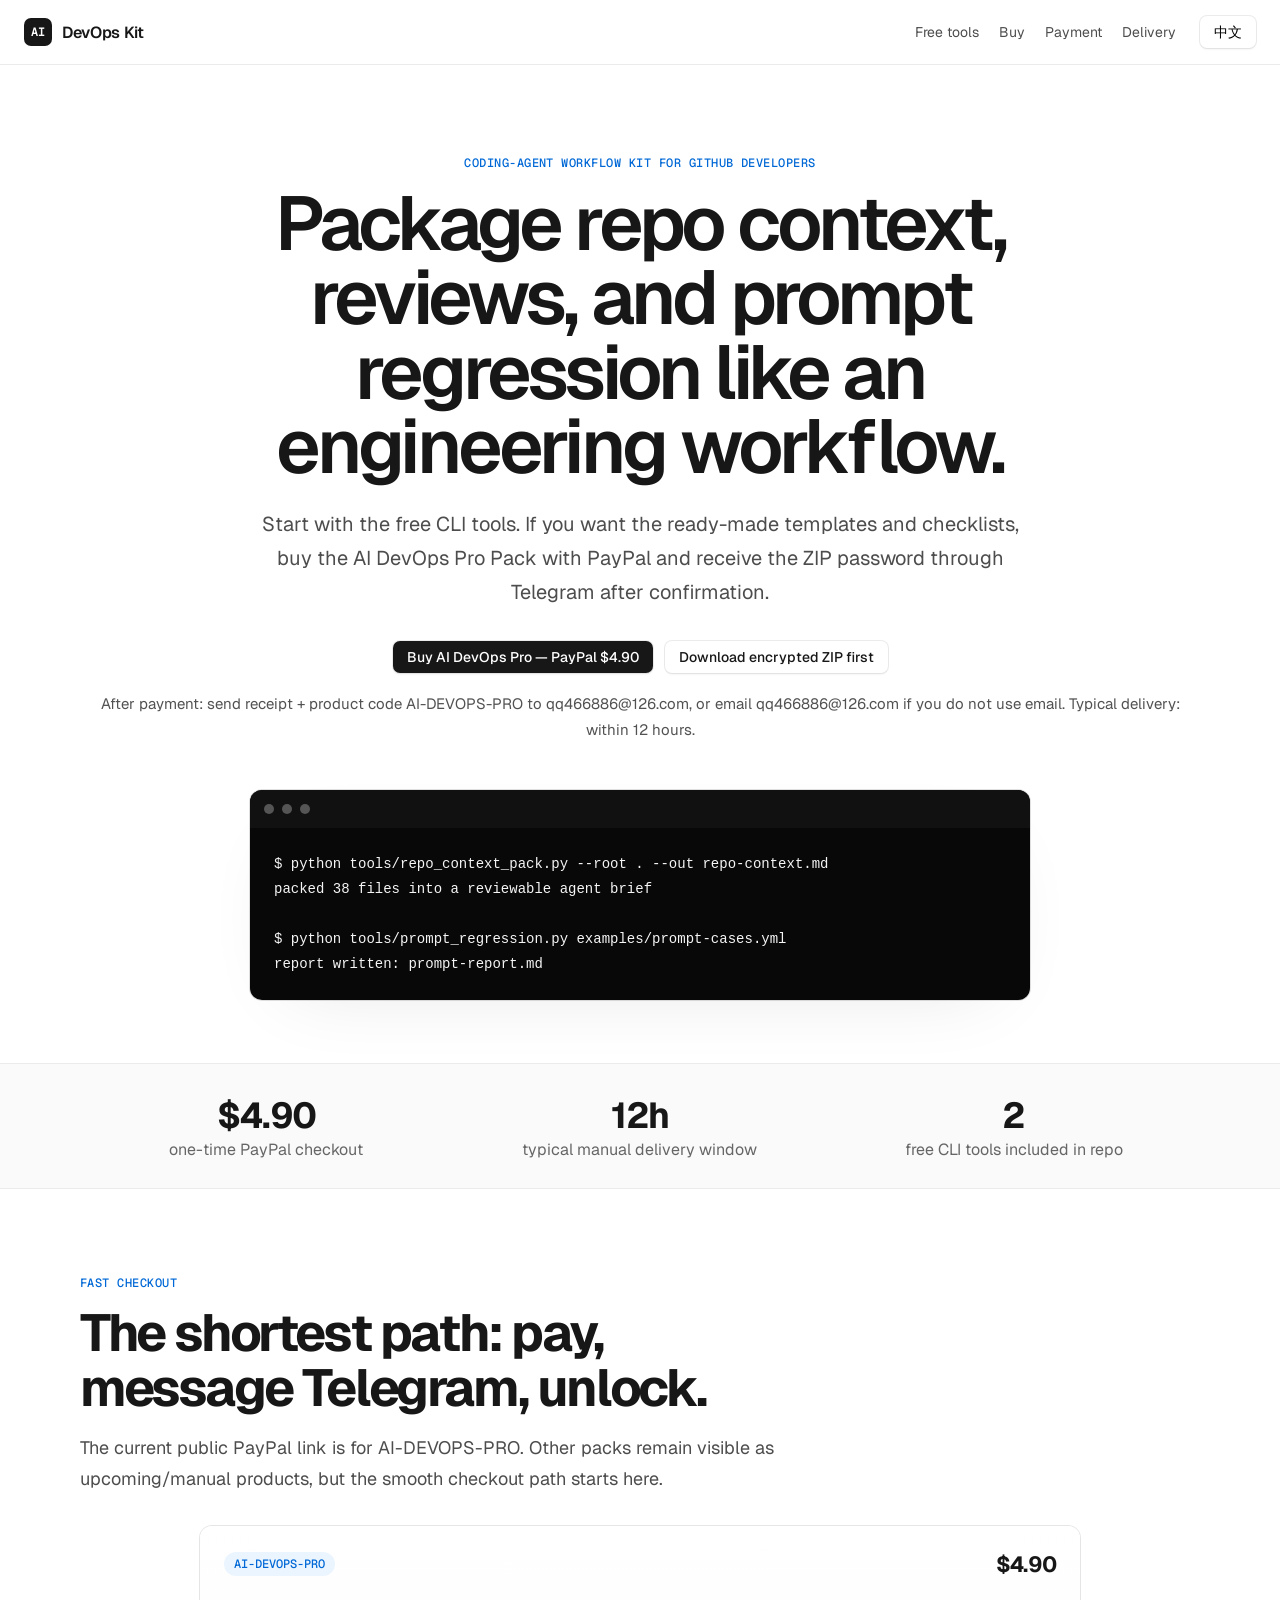
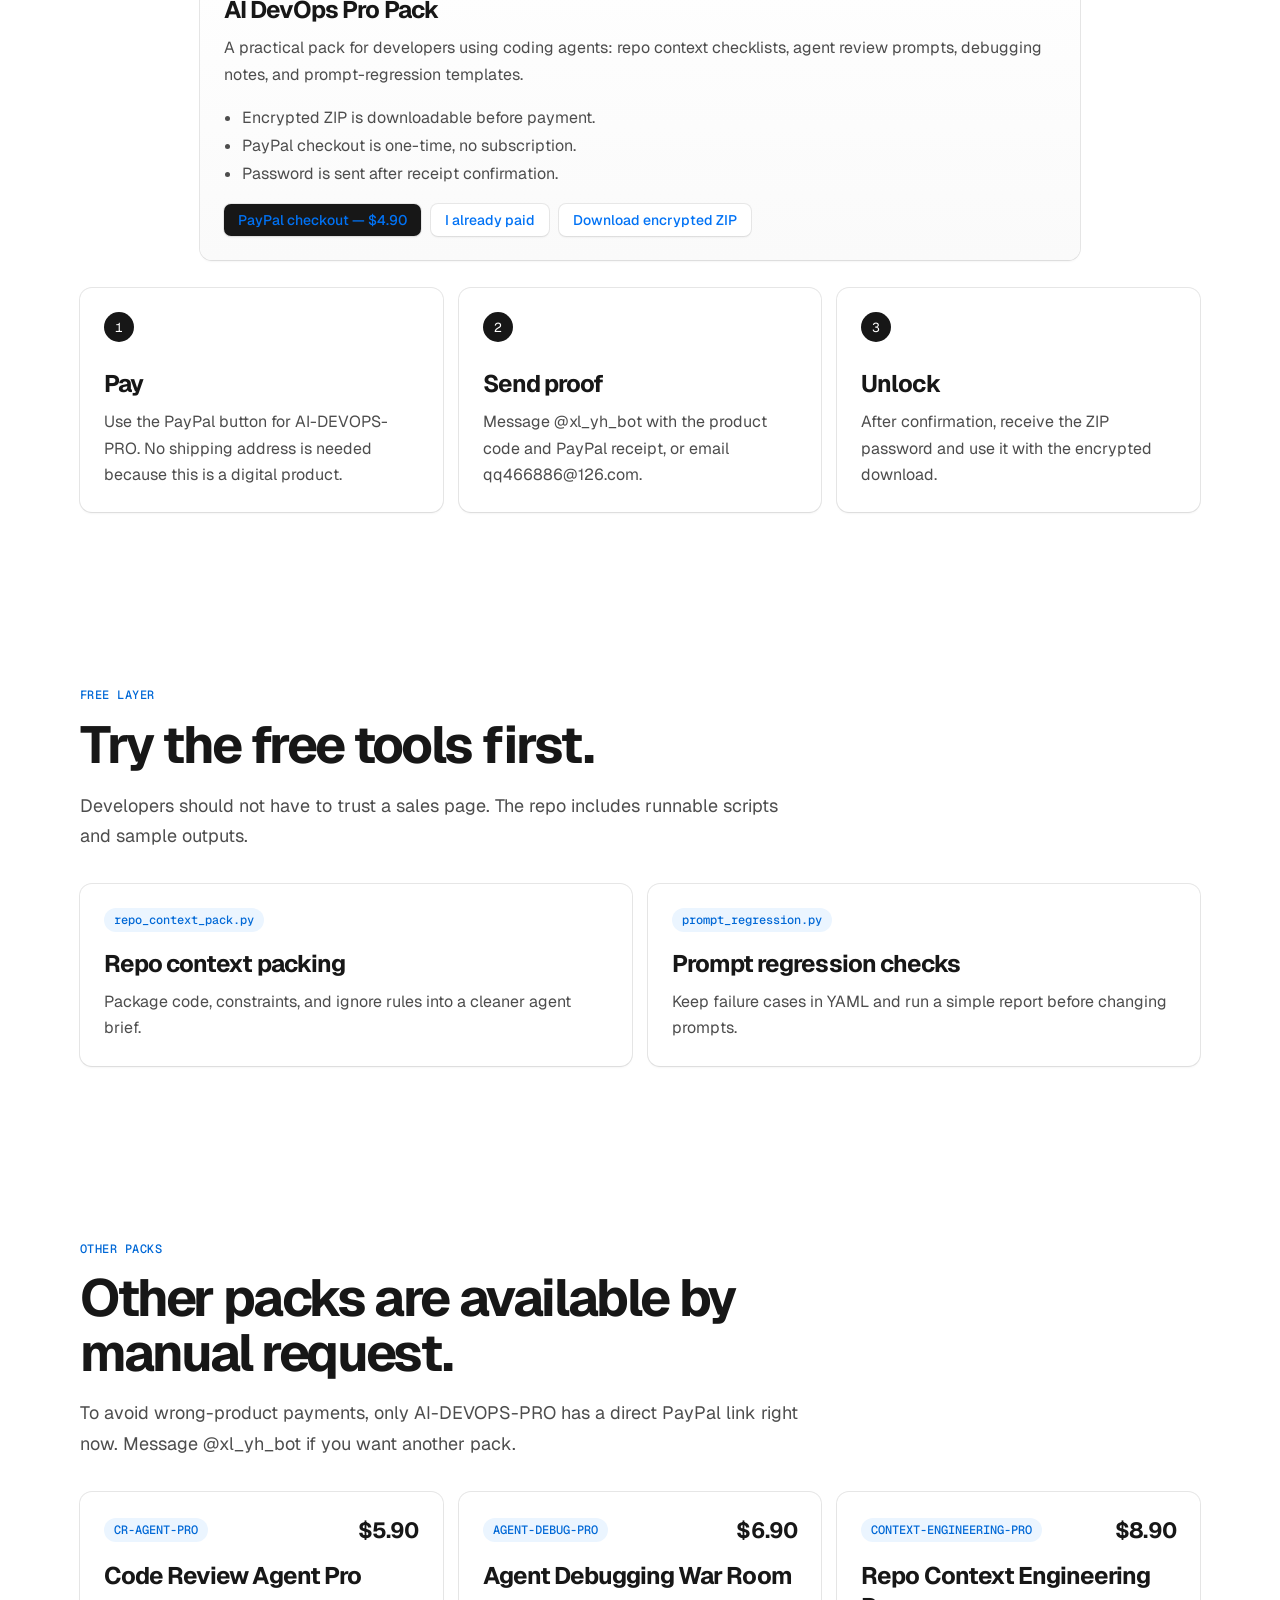
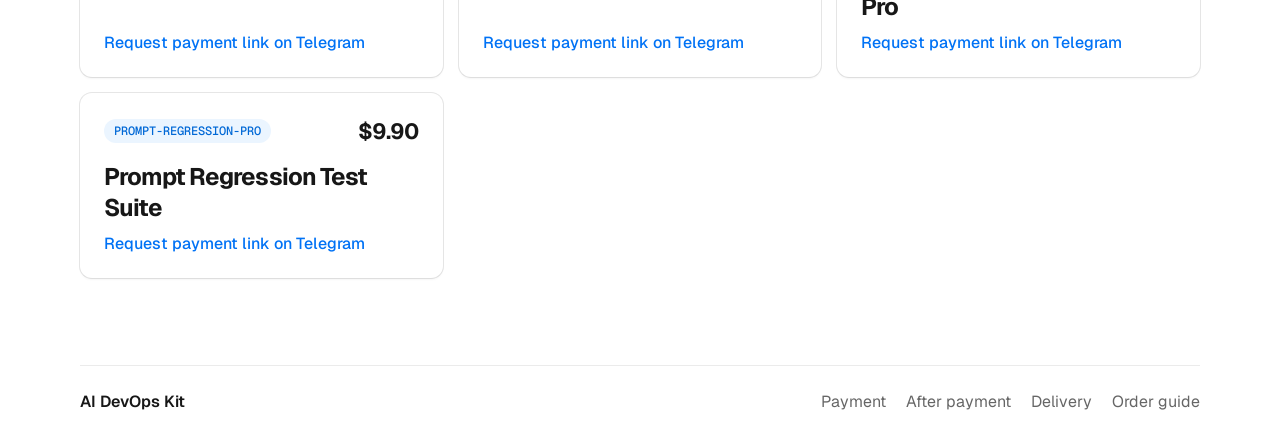
<file: index.html>
<!doctype html>
<html lang="en">
<head>
  <meta charset="utf-8" />
  <meta name="viewport" content="width=device-width, initial-scale=1" />
  <title>AI DevOps Kit | Coding agent workflow packs</title>
  <meta name="description" content="Free coding-agent tools and a paid AI DevOps Pro Pack with PayPal checkout and manual delivery." />
  <link rel="preconnect" href="https://fonts.googleapis.com">
  <link rel="preconnect" href="https://fonts.gstatic.com" crossorigin>
  <link href="https://fonts.googleapis.com/css2?family=Geist:wght@300;400;500;600&family=Geist+Mono:wght@400;500&display=swap" rel="stylesheet">
  <link rel="stylesheet" href="style.css" />
</head>
<body>
  <header class="topbar">
    <a class="brand" href="#top" aria-label="AI DevOps Kit home"><span class="mark">AI</span><span>DevOps Kit</span></a>
    <nav class="nav">
      <a href="#free" data-i18n="nav_free">Free tools</a>
      <a href="#buy" data-i18n="nav_buy">Buy</a>
      <a href="payment.html" data-i18n="nav_payment">Payment</a>
      <a href="contact.html" data-i18n="nav_delivery">Delivery</a>
    </nav>
    <button class="lang-toggle" id="langToggle" type="button" aria-label="Switch language">中文</button>
  </header>

  <main id="top">
    <section class="hero wrap">
      <p class="eyebrow" data-i18n="eyebrow">Coding-agent workflow kit for GitHub developers</p>
      <h1 data-i18n="hero_title">Package repo context, reviews, and prompt regression like an engineering workflow.</h1>
      <p class="hero-copy" data-i18n="hero_copy">Start with the free CLI tools. If you want the ready-made templates and checklists, buy the AI DevOps Pro Pack with PayPal and receive the ZIP password through Telegram after confirmation.</p>
      <div class="hero-actions">
        <a class="button primary" href="https://www.paypal.com/ncp/payment/QXZK7CPVEXCHL" data-i18n="cta_pay">Buy AI DevOps Pro — PayPal $4.90</a>
        <a class="button ghost" href="downloads/AI-DEVOPS-PRO_paid_encrypted.zip" data-i18n="cta_zip">Download encrypted ZIP first</a>
      </div>
      <p class="microcopy" data-i18n="hero_micro">After payment: send receipt + product code <code>AI-DEVOPS-PRO</code> to <a href="https://t.me/xl_yh_bot">@xl_yh_bot</a>. No Telegram? Email <a href="mailto:qq466886@126.com">qq466886@126.com</a>. Typical delivery: within 12 hours.</p>
      <div class="terminal-card" aria-label="example terminal">
        <div class="terminal-head"><span></span><span></span><span></span></div>
        <pre><code>$ python tools/repo_context_pack.py --root . --out repo-context.md
packed 38 files into a reviewable agent brief

$ python tools/prompt_regression.py examples/prompt-cases.yml
report written: prompt-report.md</code></pre>
      </div>
    </section>

    <section class="strip">
      <div class="wrap stats">
        <div><strong>$4.90</strong><span data-i18n="stat_price">one-time PayPal checkout</span></div>
        <div><strong>12h</strong><span data-i18n="stat_delivery">typical manual delivery window</span></div>
        <div><strong>2</strong><span data-i18n="stat_tools">free CLI tools included in repo</span></div>
      </div>
    </section>

    <section id="buy" class="wrap section">
      <div class="section-head">
        <p class="eyebrow" data-i18n="buy_label">fast checkout</p>
        <h2 data-i18n="buy_title">The shortest path: pay, message Telegram, unlock.</h2>
        <p data-i18n="buy_copy">The current public PayPal link is for AI-DEVOPS-PRO. Other packs remain visible as upcoming/manual products, but the smooth checkout path starts here.</p>
      </div>

      <article class="product-card featured checkout-card">
        <div class="product-top"><span class="pill">AI-DEVOPS-PRO</span><strong>$4.90</strong></div>
        <h3>AI DevOps Pro Pack</h3>
        <p data-i18n="p1">A practical pack for developers using coding agents: repo context checklists, agent review prompts, debugging notes, and prompt-regression templates.</p>
        <ul class="clean-list">
          <li data-i18n="includes1">Encrypted ZIP is downloadable before payment.</li>
          <li data-i18n="includes2">PayPal checkout is one-time, no subscription.</li>
          <li data-i18n="includes3">Password is sent after receipt confirmation.</li>
        </ul>
        <div class="product-actions">
          <a class="button primary" href="https://www.paypal.com/ncp/payment/QXZK7CPVEXCHL" data-i18n="buy_paypal">PayPal checkout — $4.90</a>
          <a class="button ghost" href="payment-success.html" data-i18n="after_pay">I already paid</a>
          <a class="button ghost" href="downloads/AI-DEVOPS-PRO_paid_encrypted.zip" data-i18n="download_zip">Download encrypted ZIP</a>
        </div>
      </article>

      <div class="grid three step-grid" aria-label="checkout steps">
        <article class="card"><span class="step">1</span><h3 data-i18n="step1_title">Pay</h3><p data-i18n="step1_copy">Use the PayPal button for AI-DEVOPS-PRO. No shipping address is needed because this is a digital product.</p></article>
        <article class="card"><span class="step">2</span><h3 data-i18n="step2_title">Send proof</h3><p data-i18n="step2_copy">Message @xl_yh_bot with the product code and PayPal receipt, or email qq466886@126.com.</p></article>
        <article class="card"><span class="step">3</span><h3 data-i18n="step3_title">Unlock</h3><p data-i18n="step3_copy">After confirmation, receive the ZIP password and use it with the encrypted download.</p></article>
      </div>
    </section>

    <section id="free" class="wrap section">
      <div class="section-head">
        <p class="eyebrow" data-i18n="free_label">free layer</p>
        <h2 data-i18n="free_title">Try the free tools first.</h2>
        <p data-i18n="free_copy">Developers should not have to trust a sales page. The repo includes runnable scripts and sample outputs.</p>
      </div>
      <div class="grid two">
        <article class="card"><span class="pill">repo_context_pack.py</span><h3 data-i18n="free_card1_title">Repo context packing</h3><p data-i18n="free_card1_copy">Package code, constraints, and ignore rules into a cleaner agent brief.</p></article>
        <article class="card"><span class="pill">prompt_regression.py</span><h3 data-i18n="free_card2_title">Prompt regression checks</h3><p data-i18n="free_card2_copy">Keep failure cases in YAML and run a simple report before changing prompts.</p></article>
      </div>
    </section>

    <section class="wrap section">
      <div class="section-head">
        <p class="eyebrow" data-i18n="other_label">other packs</p>
        <h2 data-i18n="other_title">Other packs are available by manual request.</h2>
        <p data-i18n="other_copy">To avoid wrong-product payments, only AI-DEVOPS-PRO has a direct PayPal link right now. Message @xl_yh_bot if you want another pack.</p>
      </div>
      <div class="product-grid small-products">
        <article class="product-card"><div class="product-top"><span class="pill">CR-AGENT-PRO</span><strong>$5.90</strong></div><h3>Code Review Agent Pro</h3><a href="https://t.me/xl_yh_bot">Request payment link on Telegram</a></article>
        <article class="product-card"><div class="product-top"><span class="pill">AGENT-DEBUG-PRO</span><strong>$6.90</strong></div><h3>Agent Debugging War Room</h3><a href="https://t.me/xl_yh_bot">Request payment link on Telegram</a></article>
        <article class="product-card"><div class="product-top"><span class="pill">CONTEXT-ENGINEERING-PRO</span><strong>$8.90</strong></div><h3>Repo Context Engineering Pro</h3><a href="https://t.me/xl_yh_bot">Request payment link on Telegram</a></article>
        <article class="product-card"><div class="product-top"><span class="pill">PROMPT-REGRESSION-PRO</span><strong>$9.90</strong></div><h3>Prompt Regression Test Suite</h3><a href="https://t.me/xl_yh_bot">Request payment link on Telegram</a></article>
      </div>
    </section>
  </main>

  <footer class="footer wrap">
    <span>AI DevOps Kit</span>
    <a href="payment.html" data-i18n="footer_payment">Payment</a>
    <a href="payment-success.html" data-i18n="footer_success">After payment</a>
    <a href="contact.html" data-i18n="footer_contact">Delivery</a>
    <a href="docs/order-guide.md">Order guide</a>
  </footer>

  <script src="script.js"></script>
</body>
</html>
</file>
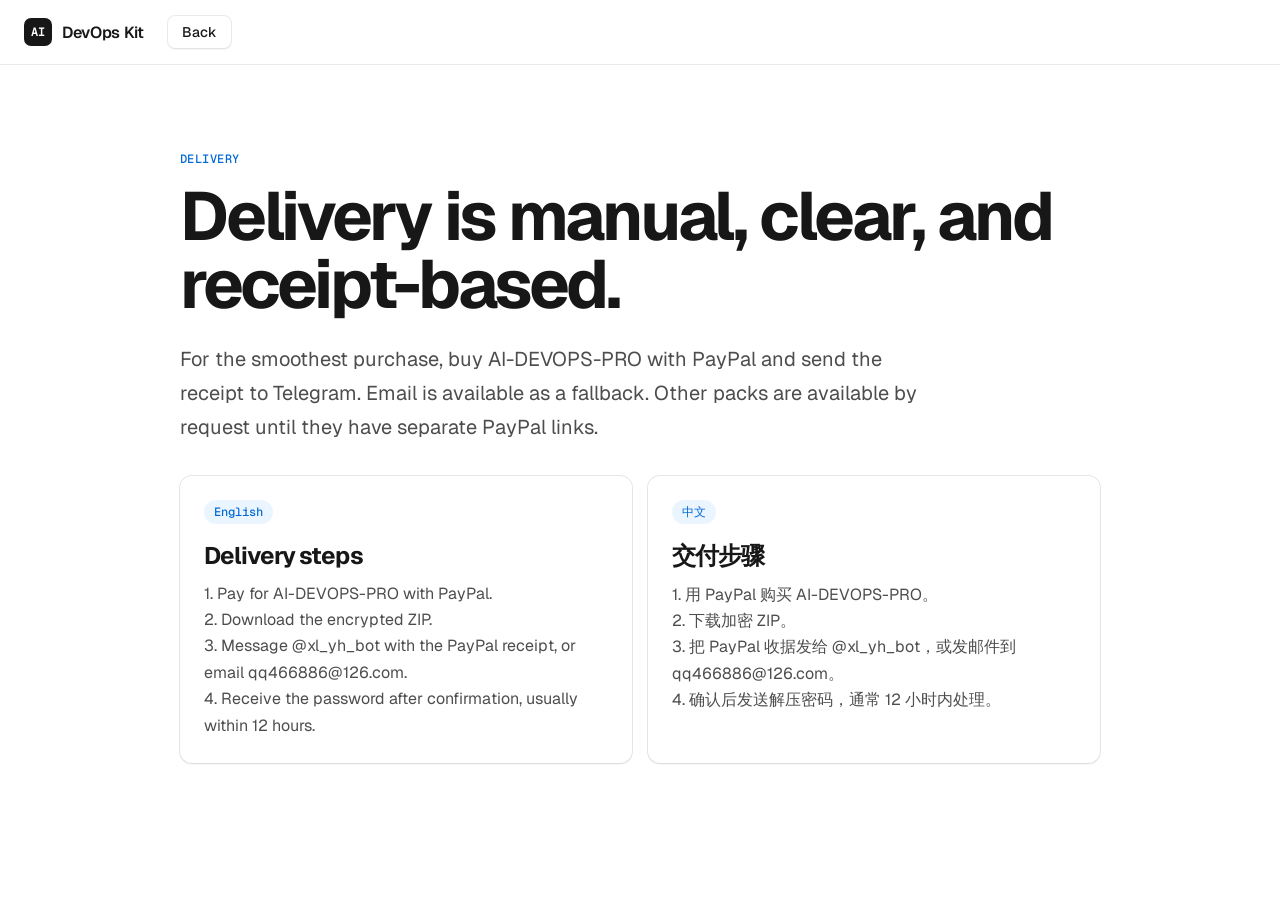
<file: contact.html>
<!doctype html>
<html lang="en">
<head>
  <meta charset="utf-8"><meta name="viewport" content="width=device-width,initial-scale=1">
  <title>Delivery | AI DevOps Kit</title>
  <link href="https://fonts.googleapis.com/css2?family=Geist:wght@300;400;500;600&family=Geist+Mono:wght@400;500&display=swap" rel="stylesheet"><link rel="stylesheet" href="style.css">
</head>
<body>
  <header class="topbar"><a class="brand" href="index.html"><span class="mark">AI</span><span>DevOps Kit</span></a><a class="button ghost" href="index.html">Back</a></header>
  <main class="wrap section narrow">
    <p class="eyebrow">delivery</p>
    <h1 class="page-title">Delivery is manual, clear, and receipt-based.</h1>
    <p class="hero-copy left">For the smoothest purchase, buy AI-DEVOPS-PRO with PayPal and send the receipt to Telegram. Email is available as a fallback. Other packs are available by request until they have separate PayPal links.</p>
    <div class="grid two" style="margin-top:32px">
      <article class="card"><span class="pill">English</span><h3>Delivery steps</h3><p>1. Pay for AI-DEVOPS-PRO with PayPal.<br>2. Download the encrypted ZIP.<br>3. Message <a href="https://t.me/xl_yh_bot">@xl_yh_bot</a> with the PayPal receipt, or email <a href="mailto:qq466886@126.com">qq466886@126.com</a>.<br>4. Receive the password after confirmation, usually within 12 hours.</p></article>
      <article class="card"><span class="pill">中文</span><h3>交付步骤</h3><p>1. 用 PayPal 购买 AI-DEVOPS-PRO。<br>2. 下载加密 ZIP。<br>3. 把 PayPal 收据发给 <a href="https://t.me/xl_yh_bot">@xl_yh_bot</a>，或发邮件到 <a href="mailto:qq466886@126.com">qq466886@126.com</a>。<br>4. 确认后发送解压密码，通常 12 小时内处理。</p></article>
    </div>
  </main>
</body></html>
</file>
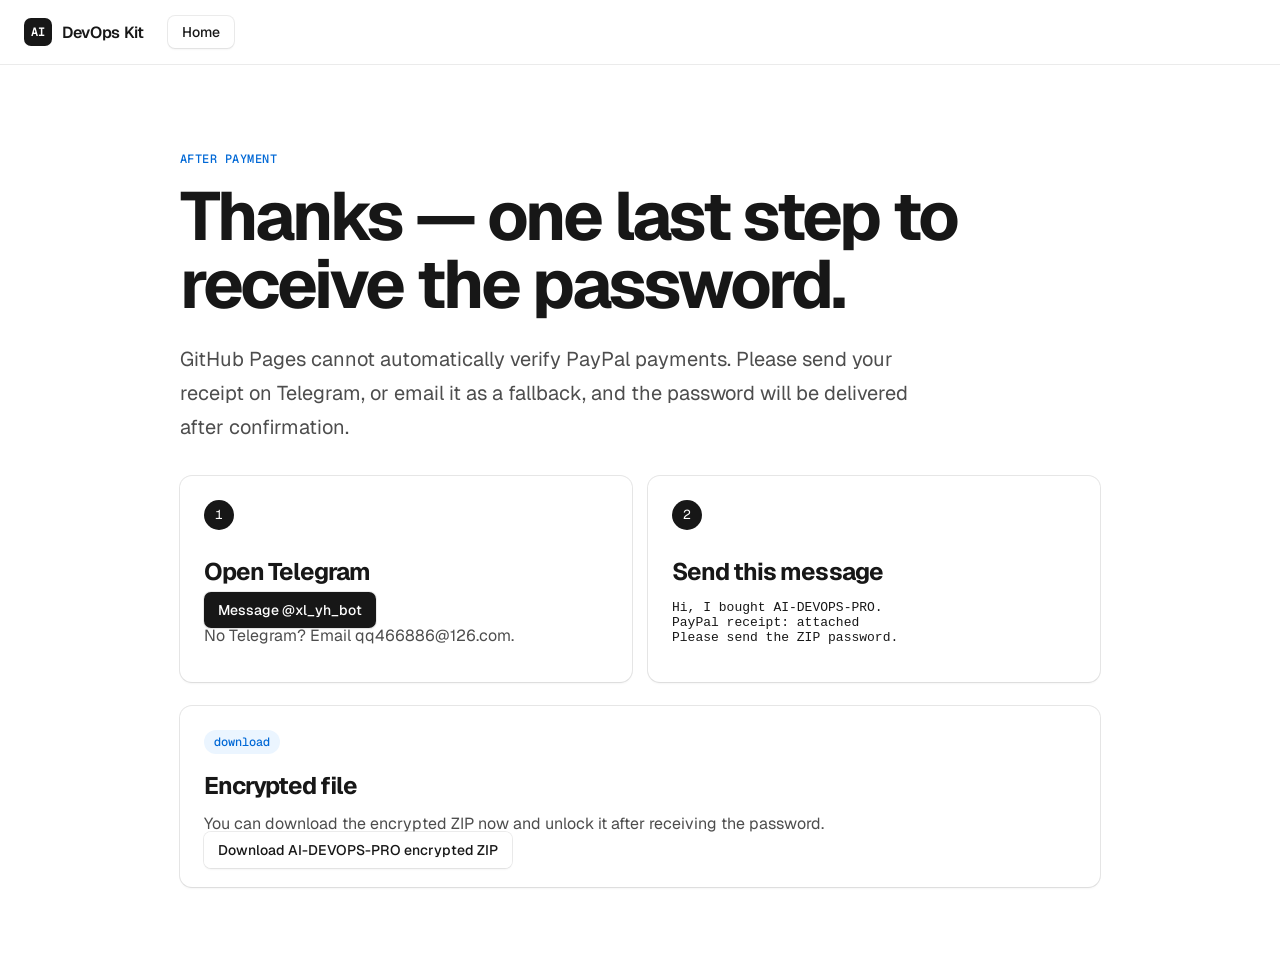
<file: payment-success.html>
<!doctype html>
<html lang="en">
<head>
  <meta charset="utf-8">
  <meta name="viewport" content="width=device-width,initial-scale=1">
  <title>After payment | AI DevOps Kit</title>
  <meta name="description" content="Next steps after PayPal payment for AI DevOps Pro Pack.">
  <link href="https://fonts.googleapis.com/css2?family=Geist:wght@300;400;500;600&family=Geist+Mono:wght@400;500&display=swap" rel="stylesheet">
  <link rel="stylesheet" href="style.css">
</head>
<body>
  <header class="topbar"><a class="brand" href="index.html"><span class="mark">AI</span><span>DevOps Kit</span></a><a class="button ghost" href="index.html">Home</a></header>
  <main class="wrap section narrow">
    <p class="eyebrow">after payment</p>
    <h1 class="page-title">Thanks — one last step to receive the password.</h1>
    <p class="hero-copy left">GitHub Pages cannot automatically verify PayPal payments. Please send your receipt on Telegram, or email it as a fallback, and the password will be delivered after confirmation.</p>
    <div class="grid two" style="margin-top:32px">
      <article class="card success-card">
        <span class="step">1</span>
        <h3>Open Telegram</h3>
        <p><a class="button primary" href="https://t.me/xl_yh_bot">Message @xl_yh_bot</a></p>
        <p>No Telegram? Email <a href="mailto:qq466886@126.com">qq466886@126.com</a>.</p>
      </article>
      <article class="card success-card">
        <span class="step">2</span>
        <h3>Send this message</h3>
        <pre><code>Hi, I bought AI-DEVOPS-PRO.
PayPal receipt: attached
Please send the ZIP password.</code></pre>
      </article>
    </div>
    <article class="card" style="margin-top:24px">
      <span class="pill">download</span>
      <h3>Encrypted file</h3>
      <p>You can download the encrypted ZIP now and unlock it after receiving the password.</p>
      <p><a class="button ghost" href="downloads/AI-DEVOPS-PRO_paid_encrypted.zip">Download AI-DEVOPS-PRO encrypted ZIP</a></p>
    </article>
  </main>
</body>
</html>
</file>
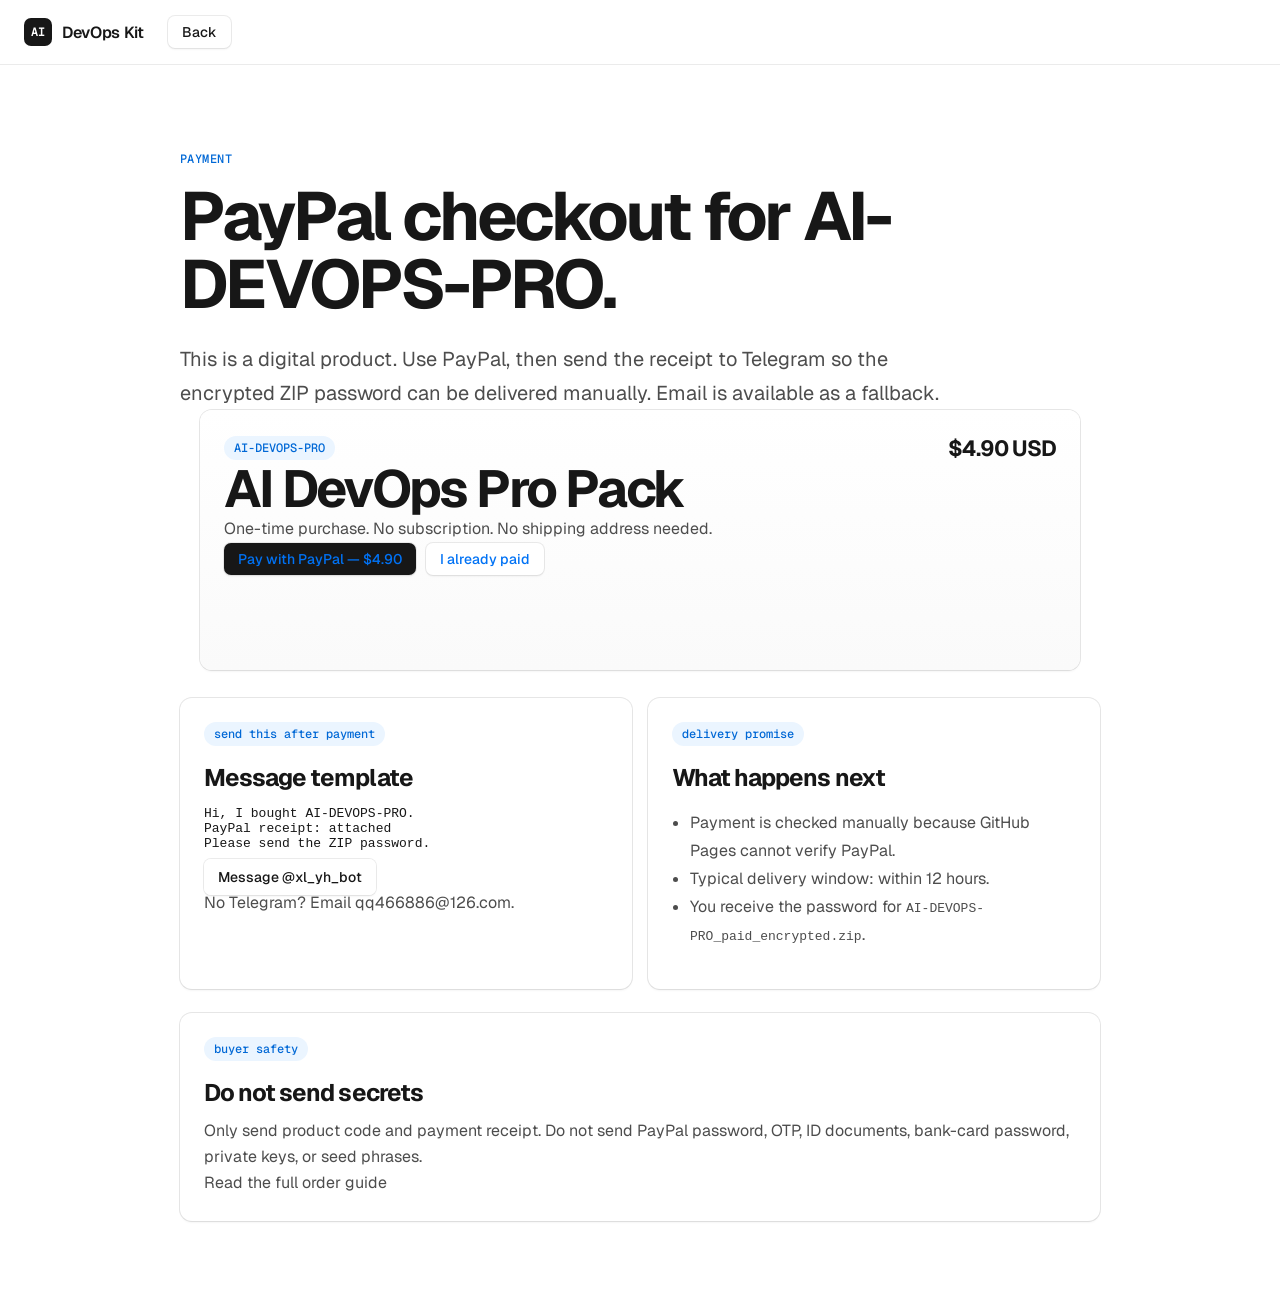
<file: payment.html>
<!doctype html>
<html lang="en">
<head>
  <meta charset="utf-8">
  <meta name="viewport" content="width=device-width,initial-scale=1">
  <title>Payment | AI DevOps Kit</title>
  <meta name="description" content="PayPal checkout and delivery instructions for AI DevOps Pro Pack.">
  <link href="https://fonts.googleapis.com/css2?family=Geist:wght@300;400;500;600&family=Geist+Mono:wght@400;500&display=swap" rel="stylesheet">
  <link rel="stylesheet" href="style.css">
</head>
<body>
  <header class="topbar"><a class="brand" href="index.html"><span class="mark">AI</span><span>DevOps Kit</span></a><a class="button ghost" href="index.html">Back</a></header>
  <main class="wrap section narrow">
    <p class="eyebrow">payment</p>
    <h1 class="page-title">PayPal checkout for AI-DEVOPS-PRO.</h1>
    <p class="hero-copy left">This is a digital product. Use PayPal, then send the receipt to Telegram so the encrypted ZIP password can be delivered manually. Email is available as a fallback.</p>

    <article class="product-card featured checkout-card">
      <div class="product-top"><span class="pill">AI-DEVOPS-PRO</span><strong>$4.90 USD</strong></div>
      <h2>AI DevOps Pro Pack</h2>
      <p>One-time purchase. No subscription. No shipping address needed.</p>
      <div class="product-actions"><a class="button primary" href="https://www.paypal.com/ncp/payment/QXZK7CPVEXCHL">Pay with PayPal — $4.90</a><a class="button ghost" href="payment-success.html">I already paid</a></div>
    </article>

    <div class="grid two" style="margin-top:24px">
      <article class="card">
        <span class="pill">send this after payment</span>
        <h3>Message template</h3>
        <pre><code>Hi, I bought AI-DEVOPS-PRO.
PayPal receipt: attached
Please send the ZIP password.</code></pre>
        <p><a class="button ghost" href="https://t.me/xl_yh_bot">Message @xl_yh_bot</a></p>
        <p>No Telegram? Email <a href="mailto:qq466886@126.com">qq466886@126.com</a>.</p>
      </article>
      <article class="card">
        <span class="pill">delivery promise</span>
        <h3>What happens next</h3>
        <ul class="clean-list">
          <li>Payment is checked manually because GitHub Pages cannot verify PayPal.</li>
          <li>Typical delivery window: within 12 hours.</li>
          <li>You receive the password for <code>AI-DEVOPS-PRO_paid_encrypted.zip</code>.</li>
        </ul>
      </article>
    </div>

    <div class="card" style="margin-top:24px">
      <span class="pill">buyer safety</span>
      <h3>Do not send secrets</h3>
      <p>Only send product code and payment receipt. Do not send PayPal password, OTP, ID documents, bank-card password, private keys, or seed phrases.</p>
      <p><a href="docs/order-guide.md">Read the full order guide</a></p>
    </div>
  </main>
</body>
</html>
</file>
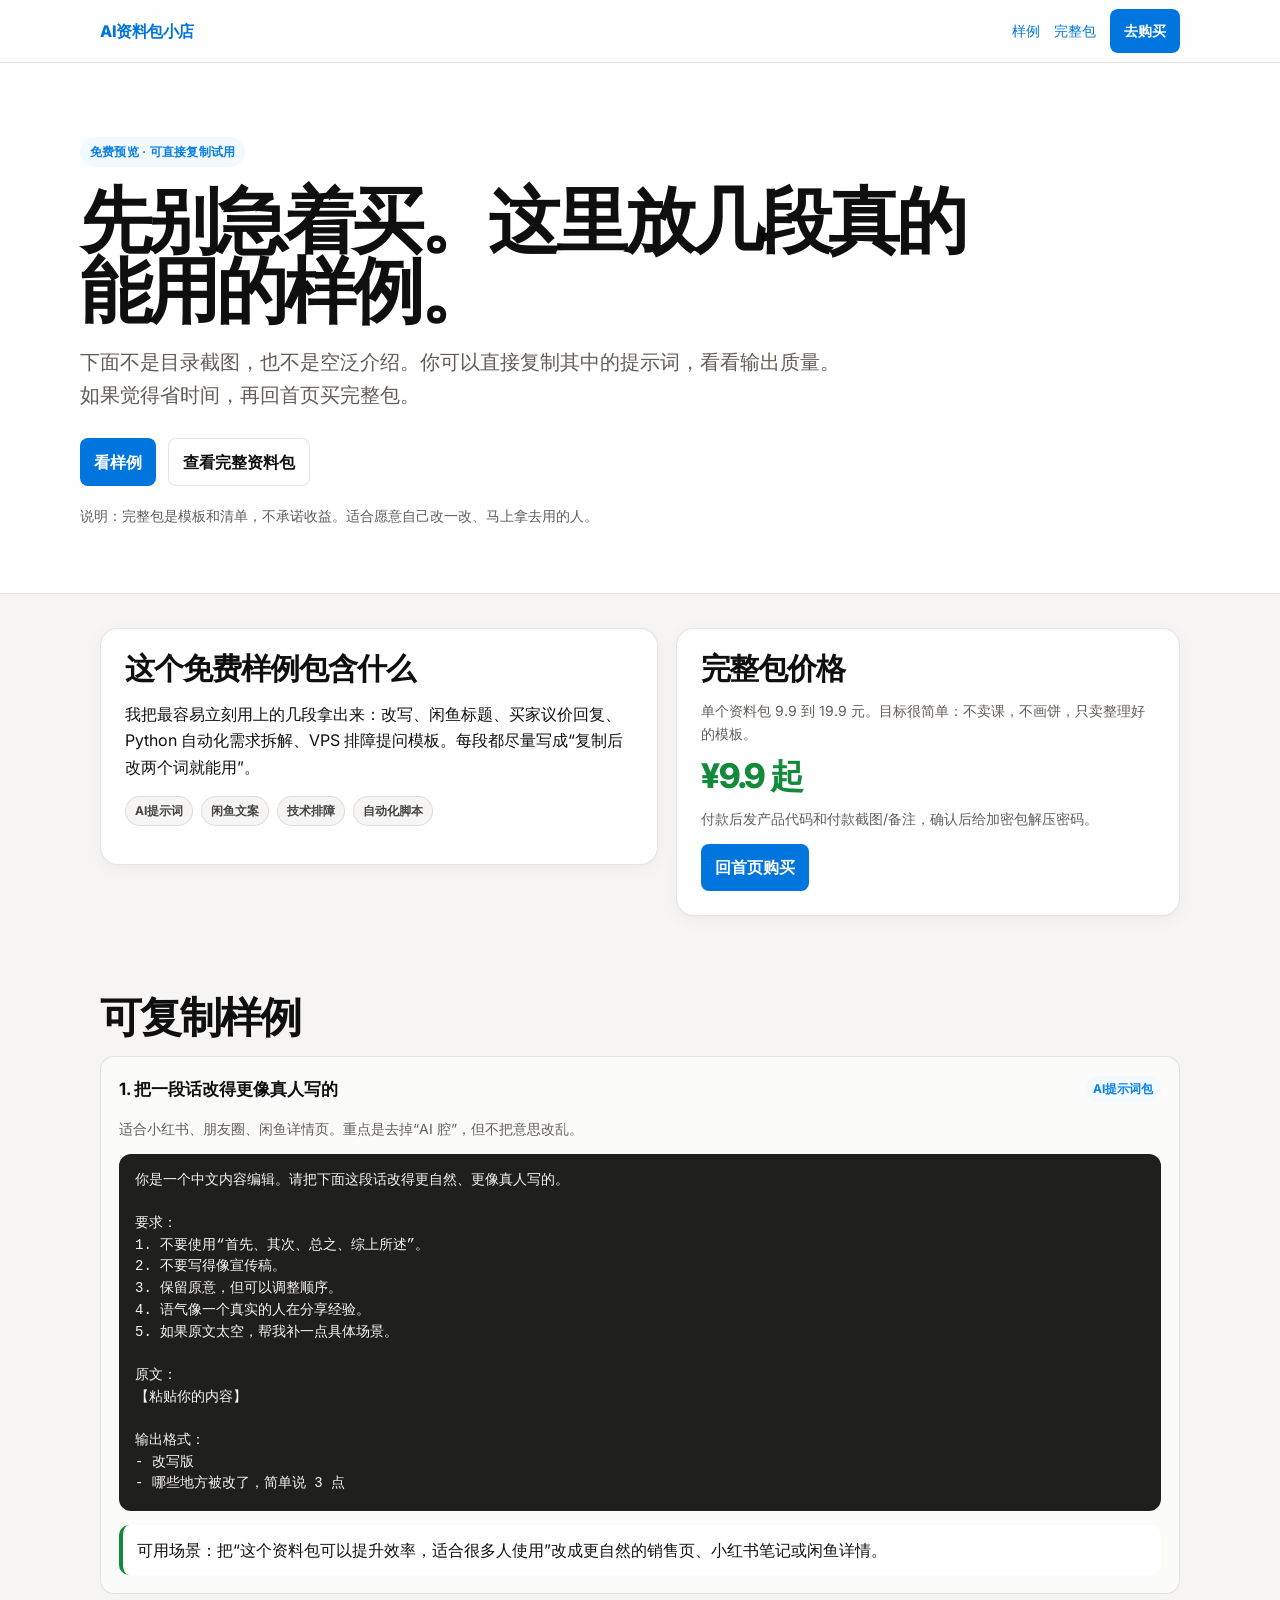
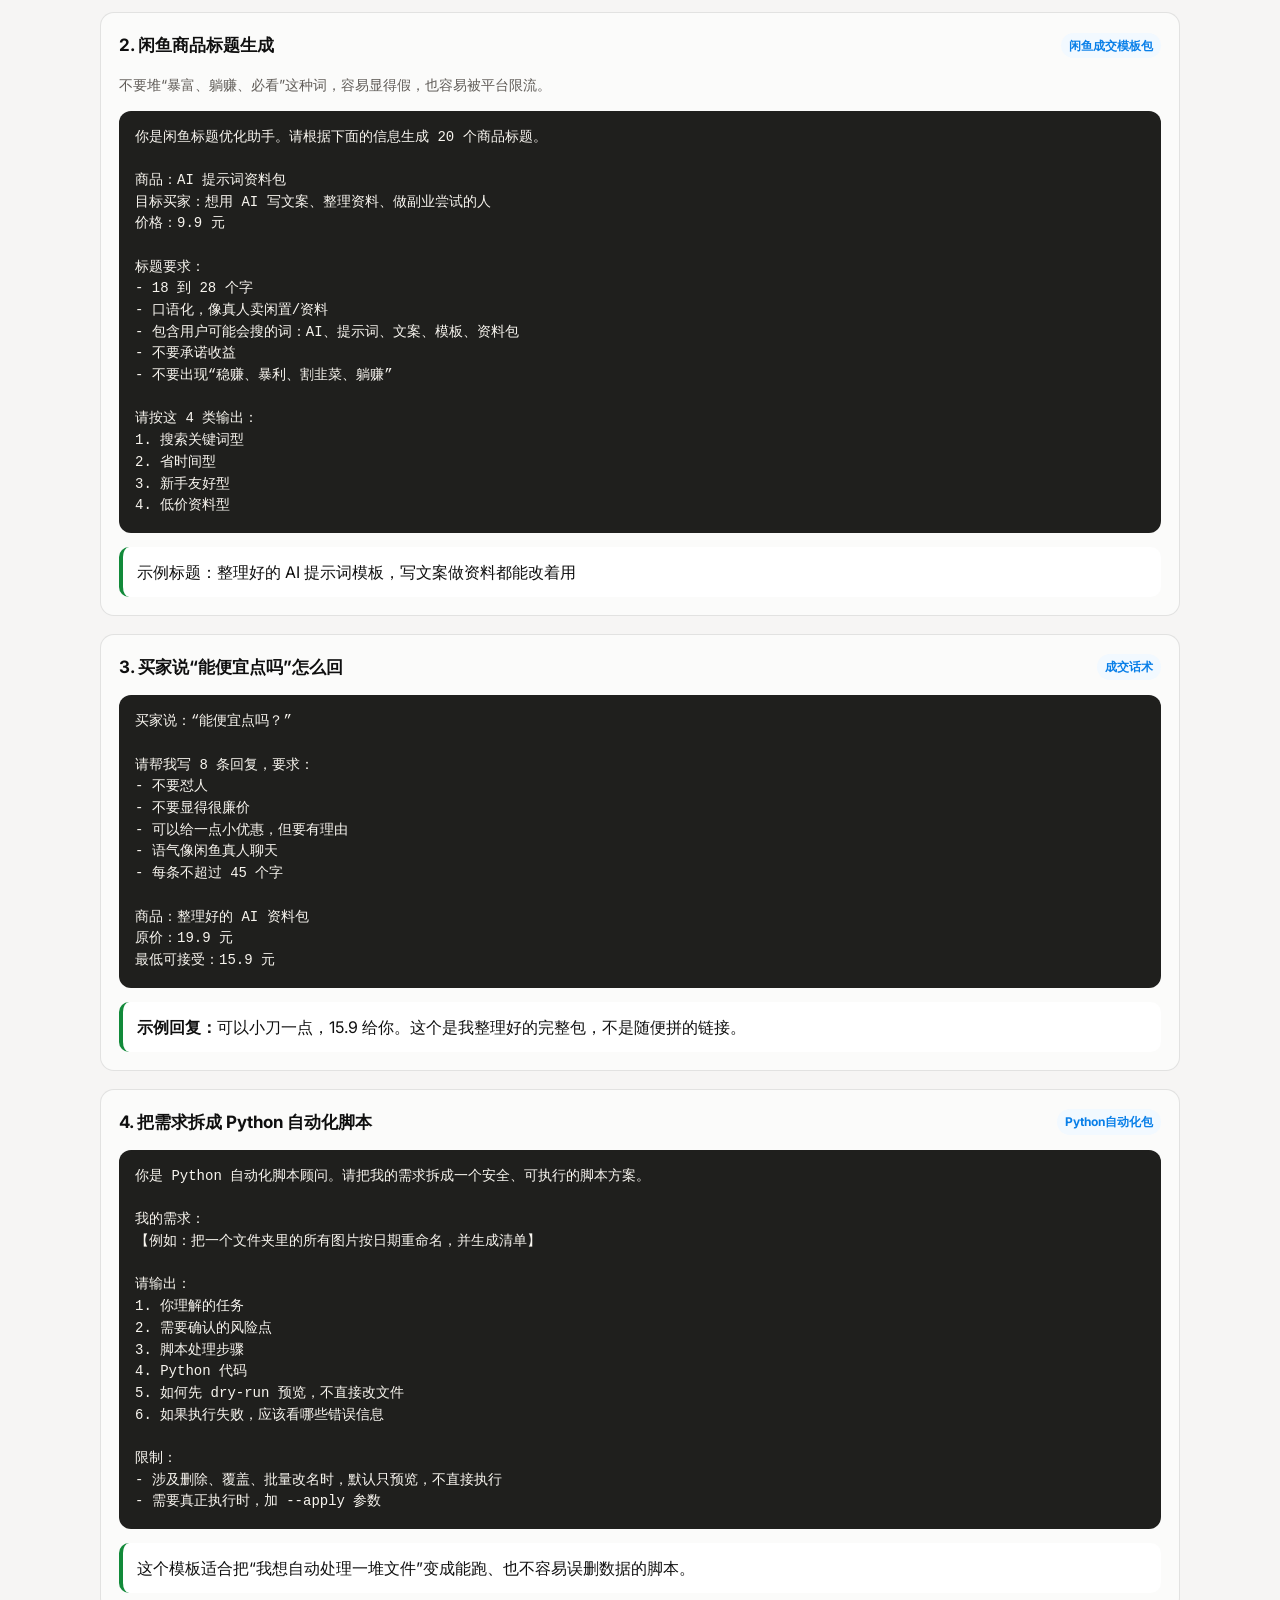
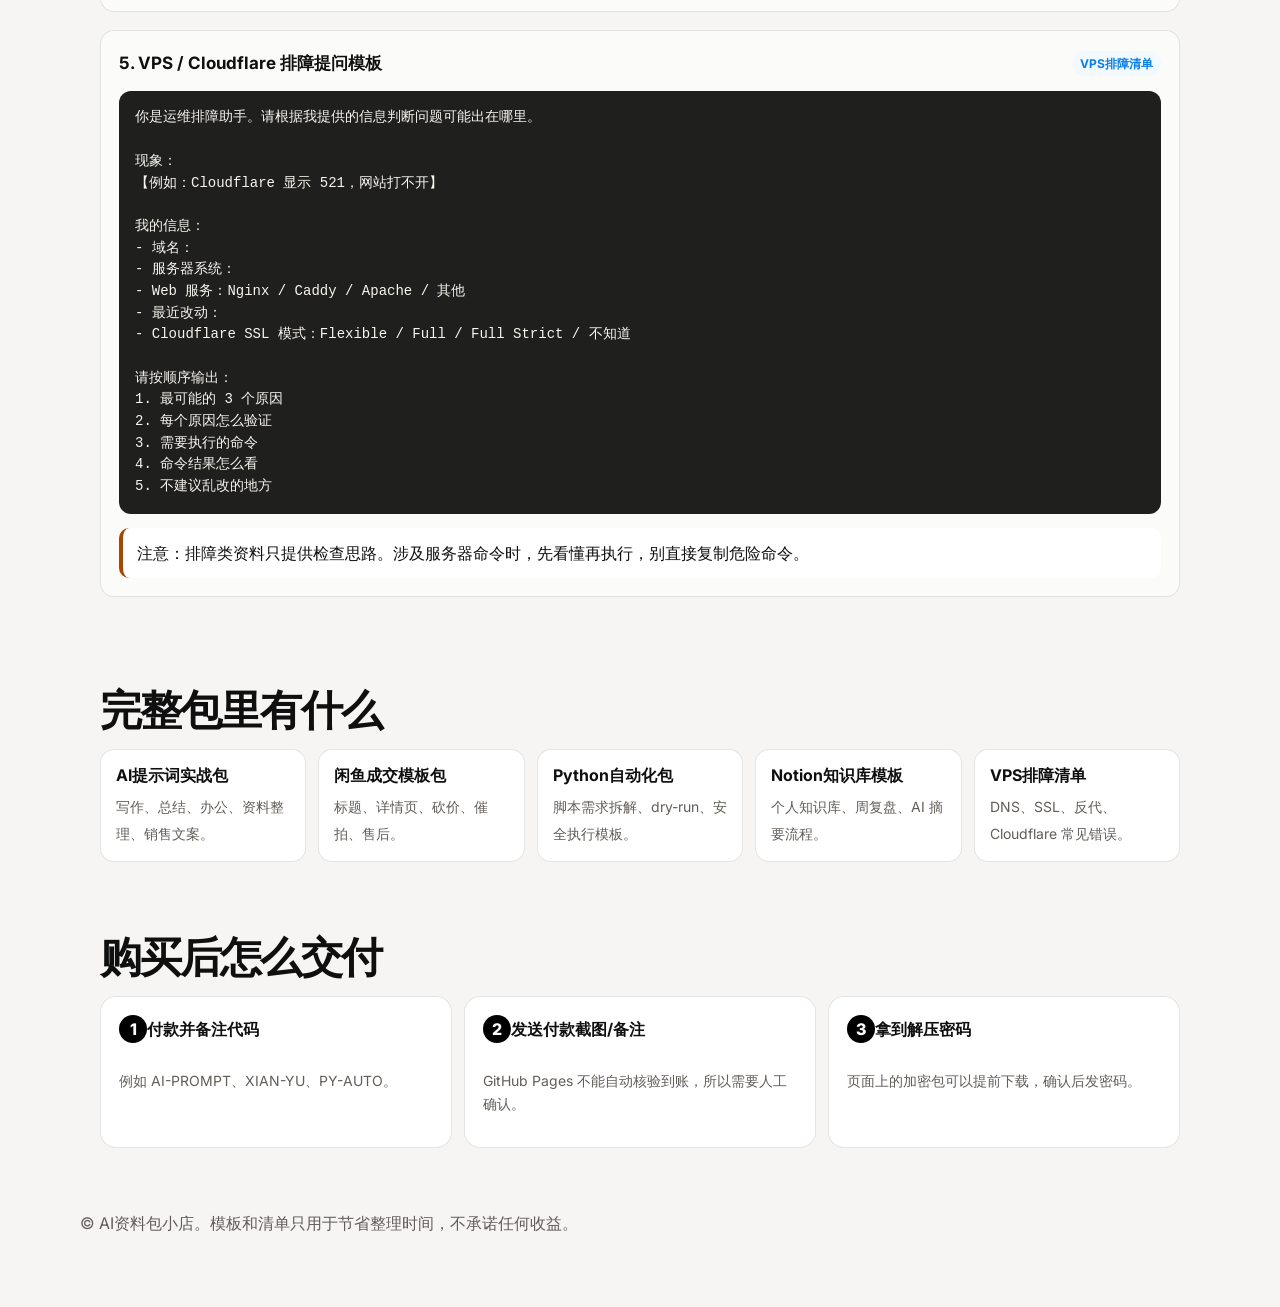
<file: samples/free-sample.html>
<!doctype html>
<html lang="zh-CN">
<head>
  <meta charset="utf-8">
  <meta name="viewport" content="width=device-width, initial-scale=1">
  <title>免费样例｜AI资料包小店</title>
  <meta name="description" content="AI提示词、闲鱼成交、Python自动化、Notion知识库、VPS排障清单的免费样例。">
  <link rel="preconnect" href="https://fonts.googleapis.com">
  <link rel="preconnect" href="https://fonts.gstatic.com" crossorigin>
  <link href="https://fonts.googleapis.com/css2?family=Inter:wght@400;500;600;700;800&display=swap" rel="stylesheet">
  <style>
    :root{--text:rgba(0,0,0,.94);--muted:#615d59;--line:rgba(0,0,0,.1);--paper:#fff;--warm:#f6f5f4;--blue:#0075de;--blue-bg:#f2f9ff;--green:#128a3a;--orange:#a84800}
    *{box-sizing:border-box}html{scroll-behavior:smooth}body{margin:0;font-family:Inter,-apple-system,BlinkMacSystemFont,"Segoe UI","Noto Sans SC",Arial,sans-serif;color:var(--text);background:var(--warm);line-height:1.65}
    a{color:var(--blue);text-decoration:none}a:hover{text-decoration:underline}.wrap{max-width:1120px;margin:0 auto;padding:0 20px}.nav{position:sticky;top:0;z-index:3;background:rgba(255,255,255,.86);backdrop-filter:blur(12px);border-bottom:1px solid var(--line)}.nav-in{height:62px;display:flex;align-items:center;justify-content:space-between;gap:16px}.brand{font-weight:800;letter-spacing:-.03em}.nav-links{display:flex;gap:14px;align-items:center;font-size:14px}.btn{display:inline-flex;align-items:center;justify-content:center;border-radius:8px;padding:10px 14px;font-weight:700;background:var(--blue);color:#fff}.btn:hover{text-decoration:none;background:#005bab}.btn.light{background:#fff;color:var(--text);border:1px solid var(--line)}
    .hero{background:var(--paper);border-bottom:1px solid var(--line)}.hero-in{padding:74px 0 52px}.badge{display:inline-flex;gap:6px;align-items:center;border-radius:999px;background:var(--blue-bg);color:#097fe8;font-size:12px;font-weight:700;padding:5px 10px;letter-spacing:.02em}.hero h1{font-size:clamp(36px,7vw,72px);line-height:.98;letter-spacing:-.055em;margin:18px 0 18px;max-width:920px}.lead{font-size:20px;font-weight:500;color:var(--muted);max-width:760px}.hero-actions{display:flex;gap:12px;flex-wrap:wrap;margin-top:26px}.note{margin-top:18px;color:var(--muted);font-size:14px}.grid{display:grid;grid-template-columns:1.05fr .95fr;gap:18px;align-items:start;margin:34px 0}.card{background:var(--paper);border:1px solid var(--line);border-radius:18px;box-shadow:rgba(0,0,0,.04) 0 4px 18px,rgba(0,0,0,.02) 0 .8px 3px;padding:24px}.card h2{font-size:30px;line-height:1.05;letter-spacing:-.035em;margin:0 0 10px}.card h3{font-size:21px;line-height:1.2;letter-spacing:-.02em;margin:20px 0 8px}.meta{display:flex;gap:8px;flex-wrap:wrap;margin:14px 0}.pill{border-radius:999px;background:#f6f5f4;border:1px solid var(--line);padding:4px 9px;font-size:12px;font-weight:700;color:#444}.price{font-size:34px;line-height:1;font-weight:800;color:var(--green);letter-spacing:-.03em}.small{font-size:14px;color:var(--muted)}.section{padding:28px 0}.section-title{font-size:42px;line-height:1;letter-spacing:-.045em;margin:18px 0}.sample{margin:18px 0;padding:18px;border-radius:14px;background:#fbfbfa;border:1px solid var(--line)}.sample-title{display:flex;justify-content:space-between;gap:10px;align-items:center;margin-bottom:10px}.sample-title strong{font-size:17px}.tag{font-size:12px;background:var(--blue-bg);color:#097fe8;border-radius:999px;padding:3px 8px;font-weight:700}pre{white-space:pre-wrap;word-break:break-word;background:#1f1f1d;color:#f8f5ef;border-radius:12px;padding:16px;overflow:auto;font:14px/1.55 ui-monospace,SFMono-Regular,Menlo,Consolas,monospace}code{font-family:ui-monospace,SFMono-Regular,Menlo,Consolas,monospace}.result{background:#fff;border-left:4px solid var(--green);border-radius:10px;padding:12px 14px;margin-top:10px}.warn{border-left-color:var(--orange)}.products{display:grid;grid-template-columns:repeat(5,1fr);gap:12px}.mini{background:#fff;border:1px solid var(--line);border-radius:14px;padding:15px}.mini b{display:block;line-height:1.25;margin-bottom:8px}.steps{counter-reset:s;display:grid;grid-template-columns:repeat(3,1fr);gap:12px}.step{background:#fff;border:1px solid var(--line);border-radius:16px;padding:18px}.step:before{counter-increment:s;content:counter(s);display:inline-grid;place-items:center;width:28px;height:28px;border-radius:999px;background:#000;color:#fff;font-weight:800;margin-bottom:12px}.footer{padding:34px 0 70px;color:var(--muted)}@media(max-width:860px){.grid,.steps{grid-template-columns:1fr}.products{grid-template-columns:1fr 1fr}.nav-links a:not(.btn){display:none}}@media(max-width:540px){.products{grid-template-columns:1fr}.hero-in{padding:52px 0 36px}.card{padding:18px}.section-title{font-size:32px}}
  </style>
</head>
<body>
  <nav class="nav"><div class="wrap nav-in"><a class="brand" href="../index.html">AI资料包小店</a><div class="nav-links"><a href="#samples">样例</a><a href="#products">完整包</a><a class="btn" href="../index.html#products">去购买</a></div></div></nav>
  <header class="hero"><div class="wrap hero-in"><span class="badge">免费预览 · 可直接复制试用</span><h1>先别急着买。这里放几段真的能用的样例。</h1><p class="lead">下面不是目录截图，也不是空泛介绍。你可以直接复制其中的提示词，看看输出质量。如果觉得省时间，再回首页买完整包。</p><div class="hero-actions"><a class="btn" href="#samples">看样例</a><a class="btn light" href="../index.html#products">查看完整资料包</a></div><p class="note">说明：完整包是模板和清单，不承诺收益。适合愿意自己改一改、马上拿去用的人。</p></div></header>
  <main class="wrap">
    <section class="grid">
      <article class="card"><h2>这个免费样例包含什么</h2><p>我把最容易立刻用上的几段拿出来：改写、闲鱼标题、买家议价回复、Python 自动化需求拆解、VPS 排障提问模板。每段都尽量写成“复制后改两个词就能用”。</p><div class="meta"><span class="pill">AI提示词</span><span class="pill">闲鱼文案</span><span class="pill">技术排障</span><span class="pill">自动化脚本</span></div></article>
      <aside class="card"><h2>完整包价格</h2><p class="small">单个资料包 9.9 到 19.9 元。目标很简单：不卖课，不画饼，只卖整理好的模板。</p><div class="price">¥9.9 起</div><p class="small">付款后发产品代码和付款截图/备注，确认后给加密包解压密码。</p><a class="btn" href="../index.html#products">回首页购买</a></aside>
    </section>
    <section id="samples" class="section"><h2 class="section-title">可复制样例</h2>
      <div class="sample"><div class="sample-title"><strong>1. 把一段话改得更像真人写的</strong><span class="tag">AI提示词包</span></div><p class="small">适合小红书、朋友圈、闲鱼详情页。重点是去掉“AI 腔”，但不把意思改乱。</p><pre>你是一个中文内容编辑。请把下面这段话改得更自然、更像真人写的。

要求：
1. 不要使用“首先、其次、总之、综上所述”。
2. 不要写得像宣传稿。
3. 保留原意，但可以调整顺序。
4. 语气像一个真实的人在分享经验。
5. 如果原文太空，帮我补一点具体场景。

原文：
【粘贴你的内容】

输出格式：
- 改写版
- 哪些地方被改了，简单说 3 点</pre><div class="result">可用场景：把“这个资料包可以提升效率，适合很多人使用”改成更自然的销售页、小红书笔记或闲鱼详情。</div></div>
      <div class="sample"><div class="sample-title"><strong>2. 闲鱼商品标题生成</strong><span class="tag">闲鱼成交模板包</span></div><p class="small">不要堆“暴富、躺赚、必看”这种词，容易显得假，也容易被平台限流。</p><pre>你是闲鱼标题优化助手。请根据下面的信息生成 20 个商品标题。

商品：AI 提示词资料包
目标买家：想用 AI 写文案、整理资料、做副业尝试的人
价格：9.9 元

标题要求：
- 18 到 28 个字
- 口语化，像真人卖闲置/资料
- 包含用户可能会搜的词：AI、提示词、文案、模板、资料包
- 不要承诺收益
- 不要出现“稳赚、暴利、割韭菜、躺赚”

请按这 4 类输出：
1. 搜索关键词型
2. 省时间型
3. 新手友好型
4. 低价资料型</pre><div class="result">示例标题：整理好的 AI 提示词模板，写文案做资料都能改着用</div></div>
      <div class="sample"><div class="sample-title"><strong>3. 买家说“能便宜点吗”怎么回</strong><span class="tag">成交话术</span></div><pre>买家说：“能便宜点吗？”

请帮我写 8 条回复，要求：
- 不要怼人
- 不要显得很廉价
- 可以给一点小优惠，但要有理由
- 语气像闲鱼真人聊天
- 每条不超过 45 个字

商品：整理好的 AI 资料包
原价：19.9 元
最低可接受：15.9 元</pre><div class="result"><b>示例回复：</b>可以小刀一点，15.9 给你。这个是我整理好的完整包，不是随便拼的链接。</div></div>
      <div class="sample"><div class="sample-title"><strong>4. 把需求拆成 Python 自动化脚本</strong><span class="tag">Python自动化包</span></div><pre>你是 Python 自动化脚本顾问。请把我的需求拆成一个安全、可执行的脚本方案。

我的需求：
【例如：把一个文件夹里的所有图片按日期重命名，并生成清单】

请输出：
1. 你理解的任务
2. 需要确认的风险点
3. 脚本处理步骤
4. Python 代码
5. 如何先 dry-run 预览，不直接改文件
6. 如果执行失败，应该看哪些错误信息

限制：
- 涉及删除、覆盖、批量改名时，默认只预览，不直接执行
- 需要真正执行时，加 --apply 参数</pre><div class="result">这个模板适合把“我想自动处理一堆文件”变成能跑、也不容易误删数据的脚本。</div></div>
      <div class="sample"><div class="sample-title"><strong>5. VPS / Cloudflare 排障提问模板</strong><span class="tag">VPS排障清单</span></div><pre>你是运维排障助手。请根据我提供的信息判断问题可能出在哪里。

现象：
【例如：Cloudflare 显示 521，网站打不开】

我的信息：
- 域名：
- 服务器系统：
- Web 服务：Nginx / Caddy / Apache / 其他
- 最近改动：
- Cloudflare SSL 模式：Flexible / Full / Full Strict / 不知道

请按顺序输出：
1. 最可能的 3 个原因
2. 每个原因怎么验证
3. 需要执行的命令
4. 命令结果怎么看
5. 不建议乱改的地方</pre><div class="result warn">注意：排障类资料只提供检查思路。涉及服务器命令时，先看懂再执行，别直接复制危险命令。</div></div>
    </section>
    <section id="products" class="section"><h2 class="section-title">完整包里有什么</h2><div class="products"><div class="mini"><b>AI提示词实战包</b><span class="small">写作、总结、办公、资料整理、销售文案。</span></div><div class="mini"><b>闲鱼成交模板包</b><span class="small">标题、详情页、砍价、催拍、售后。</span></div><div class="mini"><b>Python自动化包</b><span class="small">脚本需求拆解、dry-run、安全执行模板。</span></div><div class="mini"><b>Notion知识库模板</b><span class="small">个人知识库、周复盘、AI 摘要流程。</span></div><div class="mini"><b>VPS排障清单</b><span class="small">DNS、SSL、反代、Cloudflare 常见错误。</span></div></div></section>
    <section class="section"><h2 class="section-title">购买后怎么交付</h2><div class="steps"><div class="step"><b>付款并备注代码</b><p class="small">例如 AI-PROMPT、XIAN-YU、PY-AUTO。</p></div><div class="step"><b>发送付款截图/备注</b><p class="small">GitHub Pages 不能自动核验到账，所以需要人工确认。</p></div><div class="step"><b>拿到解压密码</b><p class="small">页面上的加密包可以提前下载，确认后发密码。</p></div></div></section>
  </main>
  <footer class="wrap footer">© AI资料包小店。模板和清单只用于节省整理时间，不承诺任何收益。</footer>
</body>
</html>
</file>
<file: style.css>
*{box-sizing:border-box}html{scroll-behavior:smooth}body{margin:0;background:#fff;color:#171717;font-family:Geist,system-ui,-apple-system,"Segoe UI",sans-serif;font-feature-settings:"liga" 1}a{color:inherit;text-decoration:none}.wrap{width:min(1120px,calc(100% - 32px));margin:0 auto}.topbar{position:sticky;top:0;z-index:10;height:64px;display:flex;align-items:center;gap:24px;padding:0 24px;background:rgba(255,255,255,.86);backdrop-filter:blur(16px);box-shadow:rgba(0,0,0,.08) 0 0 0 1px}.brand{display:flex;align-items:center;gap:10px;font-weight:600;letter-spacing:-.32px}.mark{display:grid;place-items:center;width:28px;height:28px;border-radius:7px;background:#171717;color:#fff;font-family:"Geist Mono",monospace;font-size:12px}.nav{display:flex;gap:20px;margin-left:auto}.nav a{font-size:14px;color:#4d4d4d}.nav a:hover{color:#171717}.lang-toggle,.button{border:0;border-radius:7px;padding:9px 14px;font:500 14px/1 Geist,system-ui;cursor:pointer;box-shadow:rgba(0,0,0,.08) 0 0 0 1px,rgba(0,0,0,.04) 0 2px 2px;background:#fff}.lang-toggle{min-width:46px}.hero{padding:92px 0 64px;text-align:center}.eyebrow{margin:0 0 14px;color:#0068d6;font:500 12px/1.3 "Geist Mono",monospace;text-transform:uppercase;letter-spacing:.04em}.hero h1{max-width:920px;margin:0 auto;font-size:clamp(42px,7vw,76px);line-height:.98;font-weight:600;letter-spacing:-3.8px}.hero-copy{max-width:760px;margin:24px auto 0;color:#4d4d4d;font-size:20px;line-height:1.7}.hero-actions{display:flex;justify-content:center;gap:12px;margin-top:32px;flex-wrap:wrap}.primary{background:#171717;color:#fff}.ghost{background:#fff;color:#171717}.terminal-card{max-width:780px;margin:48px auto 0;text-align:left;border-radius:12px;background:#080808;color:#f5f5f5;box-shadow:rgba(0,0,0,.12) 0 0 0 1px,rgba(0,0,0,.12) 0 24px 80px -40px;overflow:hidden}.terminal-head{height:38px;display:flex;align-items:center;gap:8px;padding:0 14px;background:#111}.terminal-head span{width:10px;height:10px;border-radius:999px;background:#555}.terminal-card pre{margin:0;padding:24px;overflow:auto;font:14px/1.7 "Geist Mono",monospace}.strip{box-shadow:rgba(0,0,0,.08) 0 -1px 0 0,rgba(0,0,0,.08) 0 1px 0 0;background:#fafafa}.stats{display:grid;grid-template-columns:repeat(3,1fr);gap:1px}.stats div{padding:28px 12px;text-align:center}.stats strong{display:block;font-size:36px;letter-spacing:-1.6px}.stats span{color:#666}.section{padding:88px 0}.section-head{max-width:720px;margin-bottom:32px}.section h2{margin:0;font-size:clamp(32px,5vw,52px);line-height:1.05;letter-spacing:-2.4px}.section-head p:last-child{font-size:18px;line-height:1.7;color:#4d4d4d}.grid{display:grid;gap:16px}.two{grid-template-columns:repeat(2,1fr)}.three{grid-template-columns:repeat(3,1fr)}.card,.product-card{border-radius:12px;padding:24px;background:#fff;box-shadow:rgba(0,0,0,.08) 0 0 0 1px,rgba(0,0,0,.04) 0 2px 2px,#fafafa 0 0 0 1px}.card h3,.product-card h3{margin:16px 0 10px;font-size:24px;letter-spacing:-.96px}.card p,.product-card p{margin:0;color:#4d4d4d;line-height:1.65}.pill{display:inline-flex;align-items:center;height:24px;padding:0 10px;border-radius:999px;background:#ebf5ff;color:#0068d6;font:500 12px/1 "Geist Mono",monospace}.product-grid{display:grid;grid-template-columns:repeat(6,1fr);gap:16px}.product-card{grid-column:span 2;min-height:260px;display:flex;flex-direction:column}.product-card.featured{grid-column:span 4;background:linear-gradient(180deg,#fff,#fafafa)}.product-top{display:flex;align-items:center;justify-content:space-between;gap:12px}.product-top strong{font-size:22px;letter-spacing:-.8px}.product-card a{margin-top:auto;color:#0072f5;font-weight:500}.buy{display:flex;align-items:center;justify-content:space-between;gap:32px;padding:40px;border-radius:16px;margin-bottom:72px;box-shadow:rgba(0,0,0,.08) 0 0 0 1px,rgba(0,0,0,.04) 0 8px 28px -16px}.buy h2{max-width:680px}.buy p:not(.eyebrow){max-width:760px;color:#4d4d4d;line-height:1.7}.payment-card{width:210px;flex:0 0 210px;margin:0;padding:14px;border-radius:14px;background:#fff;box-shadow:rgba(0,0,0,.08) 0 0 0 1px,rgba(0,0,0,.04) 0 2px 2px}.payment-card img{display:block;width:100%;border-radius:9px}.payment-card figcaption{margin-top:10px;color:#666;font-size:13px;line-height:1.4}.footer{display:flex;gap:20px;align-items:center;min-height:72px;color:#666;box-shadow:rgba(0,0,0,.08) 0 -1px 0 0}.footer span{margin-right:auto;color:#171717;font-weight:600}@media(max-width:820px){.nav{display:none}.hero h1{letter-spacing:-2px}.two,.three,.stats{grid-template-columns:1fr}.product-grid{grid-template-columns:1fr}.product-card,.product-card.featured{grid-column:span 1}.buy{display:block}.buy .button{display:inline-flex;margin-top:18px}.payment-card{width:100%;max-width:240px;margin-top:24px}.section{padding:64px 0}}

.product-actions{display:flex;gap:10px;flex-wrap:wrap;align-items:center}
.pay-link{display:inline-flex;align-items:center;justify-content:center;border-radius:999px;background:#0f172a;color:#fff!important;padding:10px 14px;text-decoration:none;font-weight:600}
.pay-link:hover{transform:translateY(-1px)}


/* Checkout flow polish */
.narrow{max-width:920px}.page-title{font-size:clamp(40px,6vw,68px);letter-spacing:-3px;line-height:1;margin:0 0 24px}.left{margin-left:0!important}.microcopy{margin:18px auto 0;color:#525252;font-size:15px;line-height:1.7}.microcopy code{font-family:"Geist Mono",monospace;background:#f5f5f5;padding:2px 5px;border-radius:5px}.checkout-card{max-width:880px;margin:0 auto 28px}.clean-list{padding-left:18px;color:#4d4d4d;line-height:1.75}.step-grid{margin-top:24px}.step{display:inline-grid;place-items:center;width:30px;height:30px;border-radius:999px;background:#171717;color:#fff;font-family:"Geist Mono",monospace;font-size:13px;margin-bottom:10px}.small-products .product-card{min-height:170px}.success-card pre{white-space:pre-wrap}@media(max-width:760px){.nav{display:none}.hero-actions,.product-actions{align-items:stretch}.button,.pay-link{width:100%;justify-content:center}.product-top{gap:8px}}
</file>
